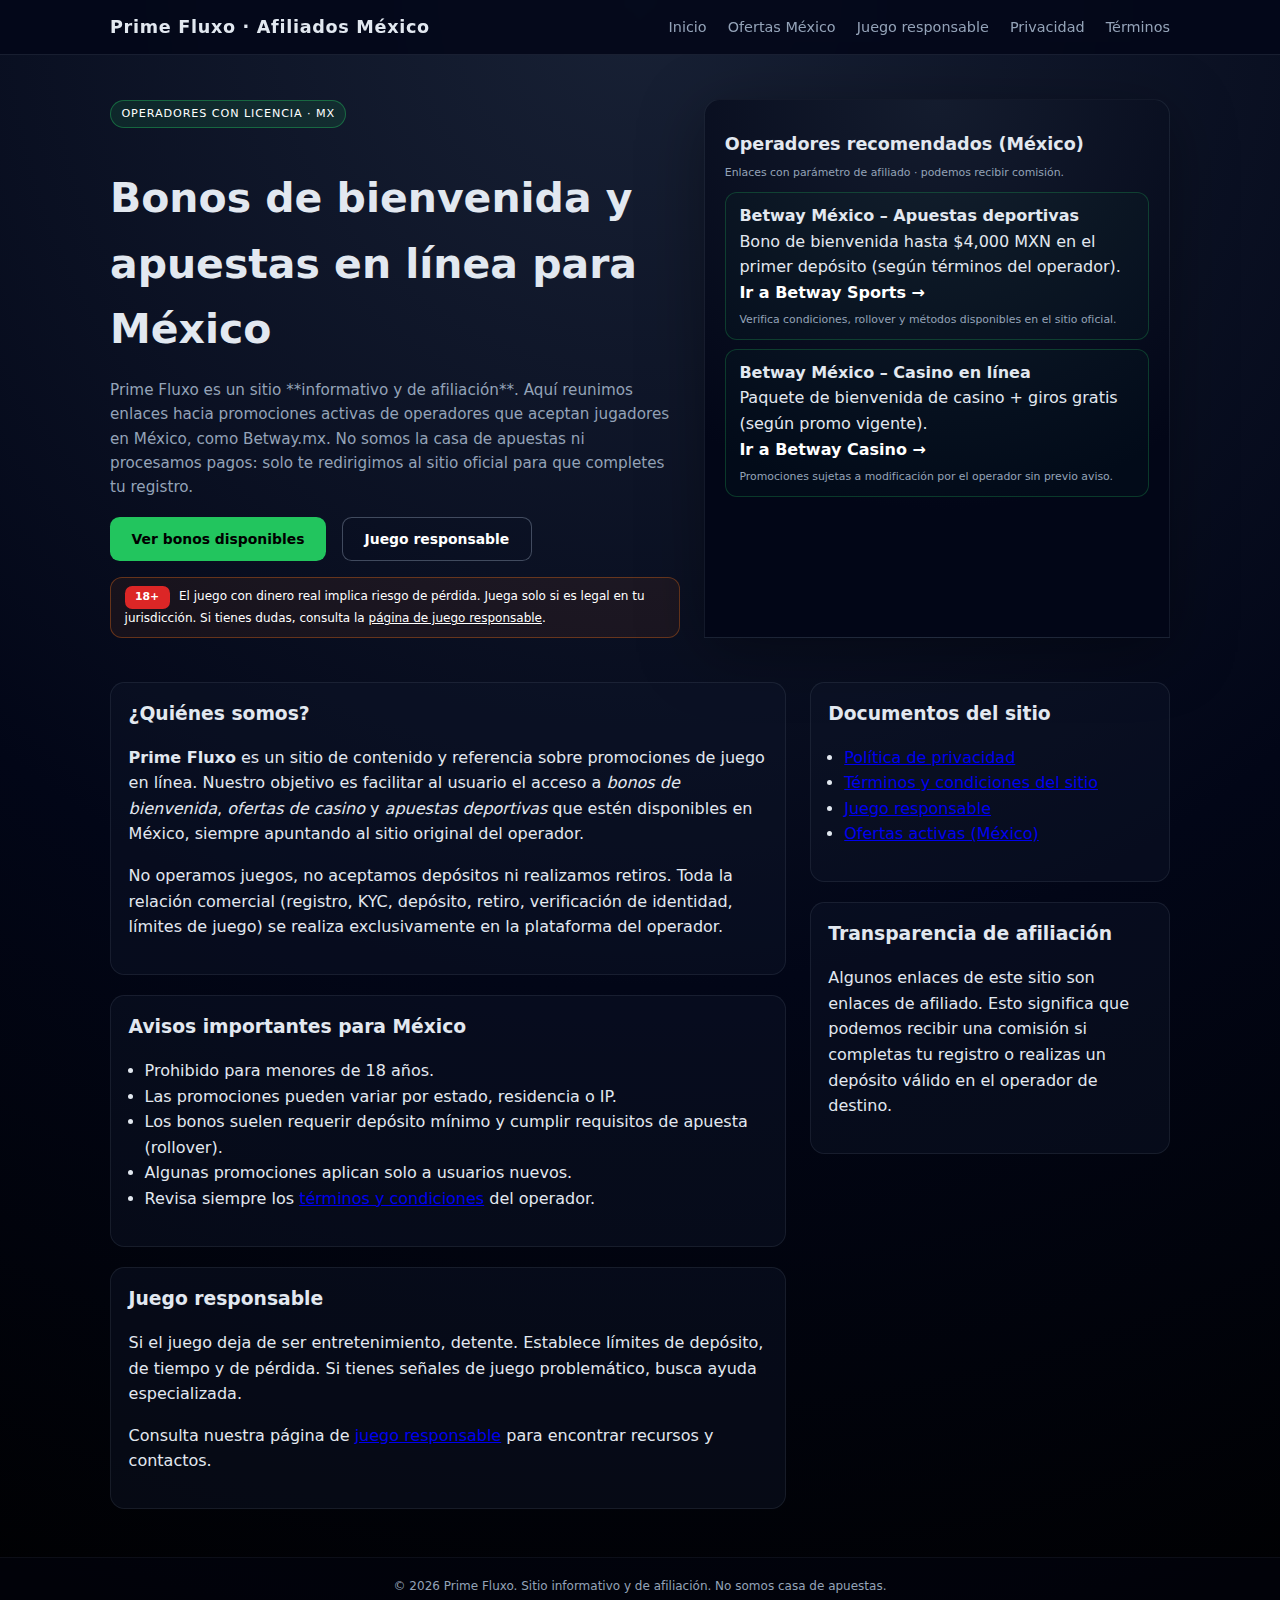
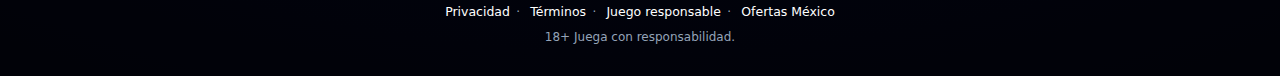
<file: index.html>
<!DOCTYPE html>
<html lang="es-MX">
<head>
  <meta charset="UTF-8" />
  <meta name="viewport" content="width=device-width, initial-scale=1" />
  <title>Prime Fluxo – Afiliado de apuestas en línea (México)</title>
  <meta name="description" content="Prime Fluxo es un sitio informativo y de afiliación que presenta bonos de bienvenida válidos en México, con enlaces hacia operadores licenciados. Juega de forma responsable. Prohibido para menores de 18 años." />
  <meta name="keywords" content="Betway México, bono de bienvenida, casino en línea, apuestas deportivas, juego responsable, afiliado México, Prime Fluxo" />
  <style>
    :root {
      --bg: #0f172a;
      --card: #111827;
      --accent: #22c55e;
      --text: #e2e8f0;
      --muted: #94a3b8;
      --danger: #f97316;
    }
    * {
      box-sizing: border-box;
    }
    body {
      margin: 0;
      font-family: system-ui, -apple-system, BlinkMacSystemFont, "Segoe UI", sans-serif;
      background: radial-gradient(circle at top, #182135 0%, #020617 55%, #000 100%);
      color: var(--text);
      line-height: 1.6;
    }
    header {
      background: rgba(2,6,23,0.85);
      border-bottom: 1px solid rgba(148,163,184,0.15);
      backdrop-filter: blur(8px);
      position: sticky;
      top: 0;
      z-index: 40;
    }
    .navbar {
      max-width: 1100px;
      margin: 0 auto;
      display: flex;
      align-items: center;
      justify-content: space-between;
      gap: 1.5rem;
      padding: 0.8rem 1.25rem;
    }
    .brand {
      font-weight: 700;
      font-size: 1.1rem;
      letter-spacing: .04em;
    }
    nav a {
      color: var(--muted);
      text-decoration: none;
      margin-left: 1rem;
      font-size: 0.9rem;
    }
    nav a:hover {
      color: #fff;
    }
    .hero {
      max-width: 1100px;
      margin: 1.5rem auto 1.5rem;
      padding: 1.25rem 1.25rem 0;
      display: grid;
      grid-template-columns: 1.1fr 0.9fr;
      gap: 1.5rem;
    }
    .hero-left h1 {
      font-size: clamp(1.9rem, 3.2vw, 2.6rem);
      margin-bottom: .7rem;
    }
    .hero-left p {
      color: var(--muted);
      font-size: 0.95rem;
    }
    .tag {
      display: inline-flex;
      align-items: center;
      gap: .35rem;
      background: rgba(34,197,94,0.12);
      border: 1px solid rgba(34,197,94,0.4);
      color: #fff;
      padding: .25rem .65rem;
      border-radius: 999px;
      font-size: 0.7rem;
      margin-bottom: .7rem;
      text-transform: uppercase;
      letter-spacing: .08em;
    }
    .actions {
      display: flex;
      gap: 1rem;
      margin-top: 1.1rem;
    }
    .btn {
      background: var(--accent);
      color: #000;
      padding: .6rem 1.35rem;
      border: none;
      border-radius: .6rem;
      font-weight: 600;
      text-decoration: none;
      display: inline-flex;
      align-items: center;
      gap: .4rem;
      font-size: .87rem;
    }
    .btn.secondary {
      background: rgba(15,23,42,0.01);
      border: 1px solid rgba(148,163,184,0.4);
      color: #fff;
    }
    .hero-card {
      background: radial-gradient(circle at top, #141c2e 0%, #020617 70%);
      border: 1px solid rgba(148,163,184,0.12);
      border-radius: 1rem 1rem 0 0;
      padding: 1rem 1.25rem 1.25rem;
      box-shadow: 0 14px 65px rgba(0,0,0,0.35);
    }
    .hero-card h2 {
      font-size: 1.1rem;
      margin-bottom: .3rem;
    }
    .offer {
      background: rgba(34,197,94,0.03);
      border: 1px solid rgba(34,197,94,0.25);
      border-radius: .75rem;
      padding: .6rem .85rem .65rem;
      margin-top: .6rem;
    }
    .offer small {
      color: var(--muted);
    }
    .main {
      max-width: 1100px;
      margin: 0 auto;
      padding: 0 1.25rem 3rem;
      display: grid;
      grid-template-columns: 1.5fr .8fr;
      gap: 1.5rem;
    }
    .card {
      background: rgba(15,23,42,0.4);
      border: 1px solid rgba(148,163,184,0.12);
      border-radius: .9rem;
      padding: 1rem 1.1rem 1.15rem;
      margin-top: 1.25rem;
    }
    h3 {
      margin-top: 0;
      margin-bottom: .4rem;
    }
    ul {
      padding-left: 1rem;
    }
    .alert {
      background: rgba(249,115,22,0.07);
      border: 1px solid rgba(249,115,22,0.35);
      border-radius: .75rem;
      padding: .5rem .85rem;
      font-size: .75rem;
      margin-top: 1rem;
      color: #fff;
    }
    .badge-18 {
      background: #dc2626;
      display: inline-block;
      padding: .15rem .65rem .25rem;
      border-radius: .45rem;
      font-weight: 700;
      font-size: .68rem;
      margin-right: .35rem;
    }
    footer {
      border-top: 1px solid rgba(148,163,184,0.08);
      padding: 1.2rem 1.25rem 1.8rem;
      text-align: center;
      color: var(--muted);
      font-size: .75rem;
      background: rgba(2,6,23,0.35);
    }
    footer a {
      color: #fff;
      text-decoration: none;
      margin: 0 .4rem;
      font-size: .78rem;
    }
    .operator-link {
      display: inline-flex;
      align-items: center;
      gap: .3rem;
      color: #fff;
      text-decoration: none;
      font-weight: 600;
    }
    .mini {
      font-size: .68rem;
      color: var(--muted);
      margin-top: .35rem;
    }
    @media (max-width: 950px) {
      .hero, .main {
        grid-template-columns: 1fr;
      }
      .actions {
        flex-wrap: wrap;
      }
      nav {
        display: none;
      }
    }
  </style>
</head>
<body>
  <header>
    <div class="navbar">
      <div class="brand">Prime Fluxo · Afiliados México</div>
      <nav>
        <a href="index.html">Inicio</a>
        <a href="mexico.html">Ofertas México</a>
        <a href="responsible.html">Juego responsable</a>
        <a href="privacy.html">Privacidad</a>
        <a href="terms.html">Términos</a>
      </nav>
    </div>
  </header>

  <section class="hero">
    <div class="hero-left">
      <span class="tag">Operadores con licencia · MX</span>
      <h1>Bonos de bienvenida y apuestas en línea para México</h1>
      <p>
        Prime Fluxo es un sitio **informativo y de afiliación**. Aquí reunimos enlaces hacia promociones activas de operadores que aceptan jugadores en México, como Betway.mx. No somos la casa de apuestas ni procesamos pagos: solo te redirigimos al sitio oficial para que completes tu registro.
      </p>
      <div class="actions">
        <a class="btn" href="mexico.html">Ver bonos disponibles</a>
        <a class="btn secondary" href="responsible.html">Juego responsable</a>
      </div>
      <div class="alert">
        <span class="badge-18">18+</span> El juego con dinero real implica riesgo de pérdida. Juega solo si es legal en tu jurisdicción. Si tienes dudas, consulta la <a href="responsible.html" style="color:#fff;text-decoration:underline;">página de juego responsable</a>.
      </div>
    </div>
    <div class="hero-card">
      <h2>Operadores recomendados (México)</h2>
      <p class="mini">Enlaces con parámetro de afiliado · podemos recibir comisión.</p>
      <div class="offer">
        <strong>Betway México – Apuestas deportivas</strong><br />
        Bono de bienvenida hasta $4,000 MXN en el primer depósito (según términos del operador).<br />
        <a class="operator-link" href="https://betway.mx/bwp/sobmanchestercity2024/es-mx/?s=sp50272" rel="noopener noreferrer">Ir a Betway Sports →</a>
        <div class="mini">Verifica condiciones, rollover y métodos disponibles en el sitio oficial.</div>
      </div>
      <div class="offer">
        <strong>Betway México – Casino en línea</strong><br />
        Paquete de bienvenida de casino + giros gratis (según promo vigente).<br />
        <a class="operator-link" href="https://betway.mx/bwp/casino-welcome-50/es-mx/?s=sp50272" rel="noopener noreferrer">Ir a Betway Casino →</a>
        <div class="mini">Promociones sujetas a modificación por el operador sin previo aviso.</div>
      </div>
    </div>
  </section>

  <main class="main">
    <div>
      <div class="card">
        <h3>¿Quiénes somos?</h3>
        <p>
          <strong>Prime Fluxo</strong> es un sitio de contenido y referencia sobre promociones de juego en línea. Nuestro objetivo es facilitar al usuario el acceso a <em>bonos de bienvenida</em>, <em>ofertas de casino</em> y <em>apuestas deportivas</em> que estén disponibles en México, siempre apuntando al sitio original del operador.
        </p>
        <p>
          No operamos juegos, no aceptamos depósitos ni realizamos retiros. Toda la relación comercial (registro, KYC, depósito, retiro, verificación de identidad, límites de juego) se realiza exclusivamente en la plataforma del operador.
        </p>
      </div>

      <div class="card">
        <h3>Avisos importantes para México</h3>
        <ul>
          <li>Prohibido para menores de 18 años.</li>
          <li>Las promociones pueden variar por estado, residencia o IP.</li>
          <li>Los bonos suelen requerir depósito mínimo y cumplir requisitos de apuesta (rollover).</li>
          <li>Algunas promociones aplican solo a usuarios nuevos.</li>
          <li>Revisa siempre los <a href="terms.html">términos y condiciones</a> del operador.</li>
        </ul>
      </div>

      <div class="card">
        <h3>Juego responsable</h3>
        <p>
          Si el juego deja de ser entretenimiento, detente. Establece límites de depósito, de tiempo y de pérdida. Si tienes señales de juego problemático, busca ayuda especializada.
        </p>
        <p>
          Consulta nuestra página de <a href="responsible.html">juego responsable</a> para encontrar recursos y contactos.
        </p>
      </div>
    </div>

    <div>
      <div class="card">
        <h3>Documentos del sitio</h3>
        <ul>
          <li><a href="privacy.html">Política de privacidad</a></li>
          <li><a href="terms.html">Términos y condiciones del sitio</a></li>
          <li><a href="responsible.html">Juego responsable</a></li>
          <li><a href="mexico.html">Ofertas activas (México)</a></li>
        </ul>
      </div>
      <div class="card">
        <h3>Transparencia de afiliación</h3>
        <p>
          Algunos enlaces de este sitio son enlaces de afiliado. Esto significa que podemos recibir una comisión si completas tu registro o realizas un depósito válido en el operador de destino.
        </p>
      </div>
    </div>
  </main>

  <footer>
    <div>
      © <span id="year"></span> Prime Fluxo. Sitio informativo y de afiliación. No somos casa de apuestas.
    </div>
    <div style="margin-top:.35rem;">
      <a href="privacy.html">Privacidad</a>·
      <a href="terms.html">Términos</a>·
      <a href="responsible.html">Juego responsable</a>·
      <a href="mexico.html">Ofertas México</a>
    </div>
    <div style="margin-top:.35rem;">
      18+ Juega con responsabilidad.
    </div>
  </footer>

  <script>
    document.getElementById("year").textContent = new Date().getFullYear();
  </script>
</body>
</html>
</file>
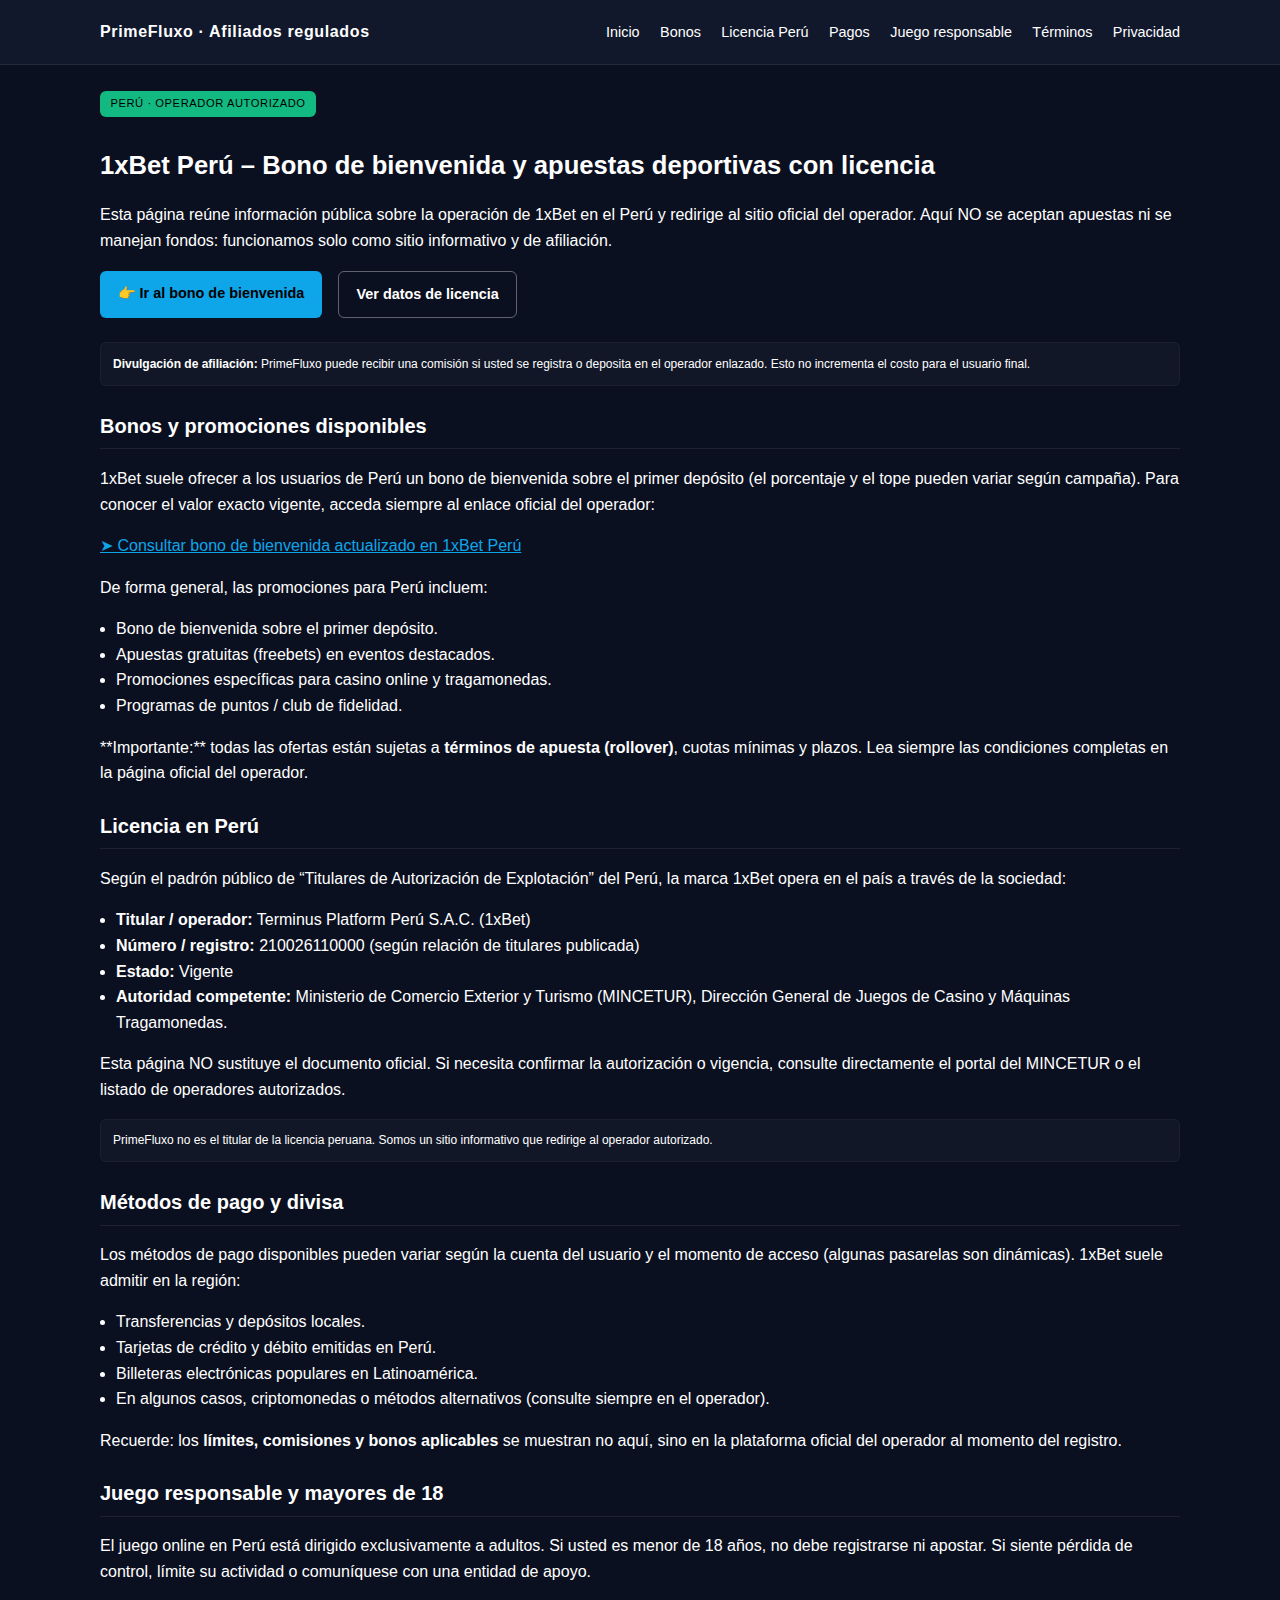
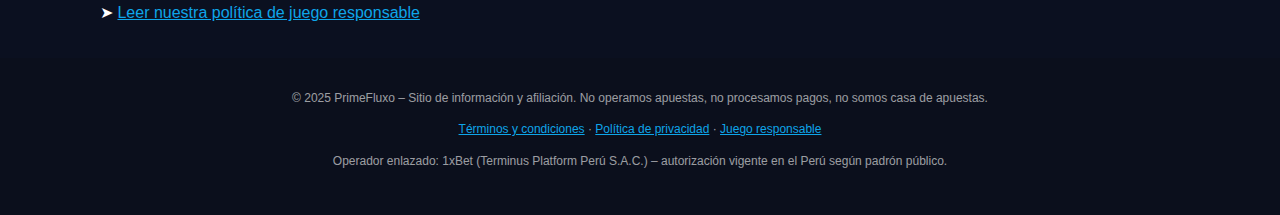
<file: 1xbet_peru.html>
<!DOCTYPE html>
<html lang="es">
<head>
  <meta charset="UTF-8">
  <title>1xBet Perú – Bonos de Bienvenida y Apuestas Reguladas | PrimeFluxo</title>
  <meta name="viewport" content="width=device-width, initial-scale=1">
  <meta name="description" content="Página informativa de afiliación sobre 1xBet en Perú. Conoce los bonos de bienvenida, la licencia peruana vigente, métodos de pago aceptados y el aviso de juego responsable.">
  <style>
    body {
      font-family: Arial, sans-serif;
      margin: 0;
      background: #0b1020;
      color: #fff;
      line-height: 1.6;
    }
    header {
      background: #11182c;
      padding: 1.2rem 1rem;
      border-bottom: 1px solid rgba(255,255,255,0.08);
    }
    .topbar {
      display: flex;
      justify-content: space-between;
      align-items: center;
      max-width: 1080px;
      margin: 0 auto;
    }
    .logo {
      font-weight: 700;
      letter-spacing: .04em;
    }
    nav a {
      color: #fff;
      margin-left: 1rem;
      text-decoration: none;
      font-size: .9rem;
    }
    nav a:hover { text-decoration: underline; }
    .hero {
      max-width: 1080px;
      margin: 1.5rem auto;
      padding: 0 1rem;
    }
    .hero h1 {
      font-size: 1.6rem;
      margin-bottom: .3rem;
    }
    .badge {
      display: inline-block;
      background: #12b981;
      color: #000;
      padding: .25rem .65rem;
      border-radius: 6px;
      font-size: .7rem;
      margin-bottom: .7rem;
      text-transform: uppercase;
      letter-spacing: .05em;
    }
    .btn-row {
      margin: 1.1rem 0 1.5rem;
      display: flex;
      gap: 1rem;
      flex-wrap: wrap;
    }
    .btn-primary, .btn-outline {
      display: inline-block;
      padding: .7rem 1.1rem;
      border-radius: 6px;
      text-decoration: none;
      font-weight: 600;
      font-size: .9rem;
    }
    .btn-primary {
      background: #0ea5e9;
      color: #000;
    }
    .btn-outline {
      border: 1px solid rgba(255,255,255,0.35);
      color: #fff;
    }
    section {
      max-width: 1080px;
      margin: 0 auto 1.5rem;
      padding: 0 1rem;
    }
    h2 {
      margin-top: 1.5rem;
      font-size: 1.25rem;
      border-bottom: 1px solid rgba(255,255,255,0.08);
      padding-bottom: .4rem;
    }
    ul { padding-left: 1rem; }
    a { color: #0ea5e9; }
    footer {
      background: #0b0f1c;
      padding: 1.2rem 1rem 2rem;
      text-align: center;
      font-size: .75rem;
      color: rgba(255,255,255,0.6);
      margin-top: 2rem;
    }
    .disclaimer {
      background: rgba(255,255,255,0.03);
      border: 1px solid rgba(255,255,255,0.04);
      padding: .7rem .75rem;
      border-radius: 6px;
      margin-top: 1rem;
      font-size: .75rem;
    }
    @media (max-width: 720px) {
      .topbar { flex-direction: column; align-items: flex-start; gap: .6rem; }
      .btn-row { flex-direction: column; }
      nav a { margin-left: 0; margin-right: 1rem; }
    }
  </style>
</head>
<body>

<header>
  <div class="topbar">
    <div class="logo">PrimeFluxo · Afiliados regulados</div>
    <nav>
      <a href="/index.html">Inicio</a>
      <a href="#bonos">Bonos</a>
      <a href="#licencia">Licencia Perú</a>
      <a href="#pagos">Pagos</a>
      <a href="/juego_responsable.html">Juego responsable</a>
      <a href="/terminos_condiciones.html">Términos</a>
      <a href="/politica_privacidad.html">Privacidad</a>
    </nav>
  </div>
</header>

<div class="hero">
  <span class="badge">Perú · operador autorizado</span>
  <h1>1xBet Perú – Bono de bienvenida y apuestas deportivas con licencia</h1>
  <p>
    Esta página reúne información pública sobre la operación de 1xBet en el Perú y redirige al sitio oficial del operador. 
    Aquí NO se aceptan apuestas ni se manejan fondos: funcionamos solo como sitio informativo y de afiliación.
  </p>
  <div class="btn-row">
    <a class="btn-primary" href="https://reffpa.com/L?tag=d_4756939m_97c_&site=4756939&ad=97" target="_blank" rel="noopener noreferrer">
      👉 Ir al bono de bienvenida
    </a>
    <a class="btn-outline" href="#licencia">
      Ver datos de licencia
    </a>
  </div>
  <div class="disclaimer">
    <strong>Divulgación de afiliación:</strong> PrimeFluxo puede recibir una comisión si usted se registra o deposita en el operador enlazado.
    Esto no incrementa el costo para el usuario final.
  </div>
</div>

<section id="bonos">
  <h2>Bonos y promociones disponibles</h2>
  <p>
    1xBet suele ofrecer a los usuarios de Perú un bono de bienvenida sobre el primer depósito 
    (el porcentaje y el tope pueden variar según campaña). Para conocer el valor exacto vigente,
    acceda siempre al enlace oficial del operador:
  </p>
  <p>
    <a href="https://reffpa.com/L?tag=d_4756939m_97c_&site=4756939&ad=97" target="_blank" rel="noopener noreferrer">
      ➤ Consultar bono de bienvenida actualizado en 1xBet Perú
    </a>
  </p>
  <p>
    De forma general, las promociones para Perú incluem:
  </p>
  <ul>
    <li>Bono de bienvenida sobre el primer depósito.</li>
    <li>Apuestas gratuitas (freebets) en eventos destacados.</li>
    <li>Promociones específicas para casino online y tragamonedas.</li>
    <li>Programas de puntos / club de fidelidad.</li>
  </ul>
  <p>
    **Importante:** todas las ofertas están sujetas a <strong>términos de apuesta (rollover)</strong>, 
    cuotas mínimas y plazos. Lea siempre las condiciones completas en la página oficial del operador.
  </p>
</section>

<section id="licencia">
  <h2>Licencia en Perú</h2>
  <p>
    Según el padrón público de “Titulares de Autorización de Explotación” del Perú, la marca 1xBet 
    opera en el país a través de la sociedad:
  </p>
  <ul>
    <li><strong>Titular / operador:</strong> Terminus Platform Perú S.A.C. (1xBet)</li>
    <li><strong>Número / registro:</strong> 210026110000 (según relación de titulares publicada)</li>
    <li><strong>Estado:</strong> Vigente</li>
    <li><strong>Autoridad competente:</strong> Ministerio de Comercio Exterior y Turismo (MINCETUR),
      Dirección General de Juegos de Casino y Máquinas Tragamonedas.</li>
  </ul>
  <p>
    Esta página NO sustituye el documento oficial. Si necesita confirmar la autorización o 
    vigencia, consulte directamente el portal del MINCETUR o el listado de operadores autorizados.
  </p>
  <p class="disclaimer">
    PrimeFluxo no es el titular de la licencia peruana. Somos un sitio informativo que redirige al operador autorizado.
  </p>
</section>

<section id="pagos">
  <h2>Métodos de pago y divisa</h2>
  <p>
    Los métodos de pago disponibles pueden variar según la cuenta del usuario y el momento de acceso
    (algunas pasarelas son dinámicas). 1xBet suele admitir en la región:
  </p>
  <ul>
    <li>Transferencias y depósitos locales.</li>
    <li>Tarjetas de crédito y débito emitidas en Perú.</li>
    <li>Billeteras electrónicas populares en Latinoamérica.</li>
    <li>En algunos casos, criptomonedas o métodos alternativos (consulte siempre en el operador).</li>
  </ul>
  <p>
    Recuerde: los <strong>límites, comisiones y bonos aplicables</strong> se muestran no aquí, 
    sino en la plataforma oficial del operador al momento del registro.
  </p>
</section>

<section id="responsable">
  <h2>Juego responsable y mayores de 18</h2>
  <p>
    El juego online en Perú está dirigido exclusivamente a adultos. Si usted es menor de 18 años,
    no debe registrarse ni apostar. Si siente pérdida de control, límite su actividad o comuníquese con
    una entidad de apoyo.
  </p>
  <p>
    ➤ <a href="/juego_responsable.html">Leer nuestra política de juego responsable</a>
  </p>
</section>

<footer>
  <p>
    © 2025 PrimeFluxo – Sitio de información y afiliación. No operamos apuestas, no procesamos pagos,
    no somos casa de apuestas.
  </p>
  <p>
    <a href="/terminos_condiciones.html">Términos y condiciones</a> ·
    <a href="/politica_privacidad.html">Política de privacidad</a> ·
    <a href="/juego_responsable.html">Juego responsable</a>
  </p>
  <p>
    Operador enlazado: 1xBet (Terminus Platform Perú S.A.C.) – autorización vigente en el Perú según padrón público.
  </p>
</footer>

</body>
</html>
</file>
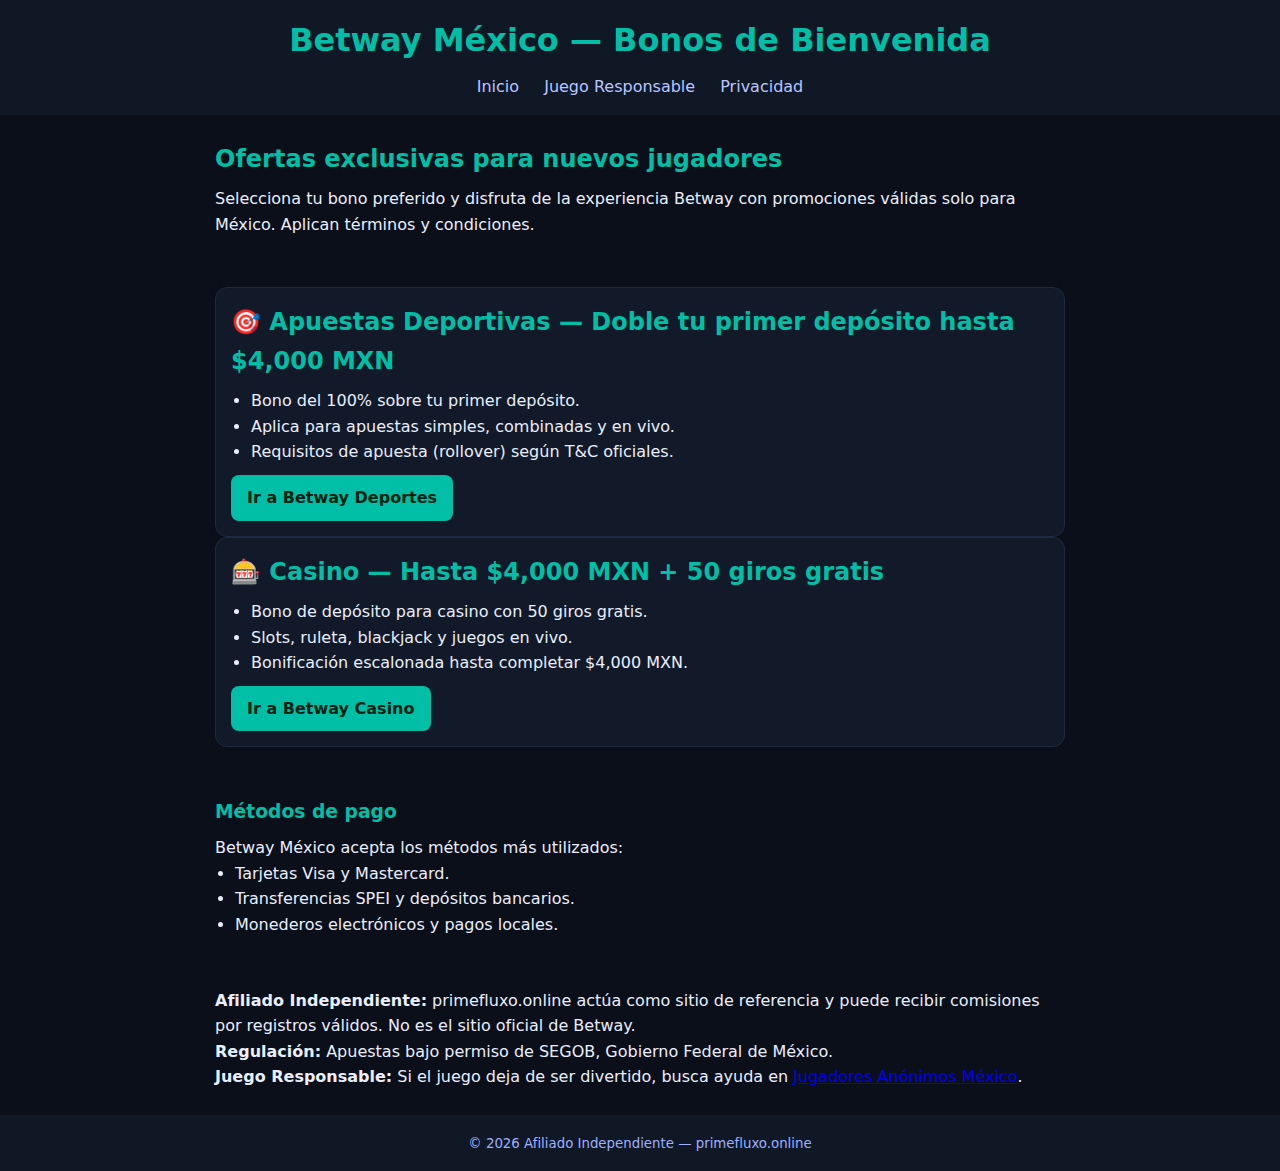
<file: mexico.html>
<!doctype html>
<html lang="es-MX">
<head>
  <meta charset="utf-8">
  <title>Betway México — Bono de Bienvenida Oficial</title>
  <meta name="viewport" content="width=device-width,initial-scale=1">
  <meta name="description" content="Aprovecha el bono de bienvenida de Betway México: duplica tu primer depósito hasta $4,000 MXN y recibe giros gratis en casino. Enlaces oficiales y verificados.">
  <link rel="stylesheet" href="/assets/styles.css">
</head>
<body>
<header>
  <h1>Betway México — Bonos de Bienvenida</h1>
  <nav>
    <a href="/index.html">Inicio</a>
    <a href="/responsible-gambling.html">Juego Responsable</a>
    <a href="/privacy.html">Privacidad</a>
  </nav>
</header>

<main>
  <section class="hero">
    <h2>Ofertas exclusivas para nuevos jugadores</h2>
    <p>Selecciona tu bono preferido y disfruta de la experiencia Betway con promociones válidas solo para México. Aplican términos y condiciones.</p>
  </section>

  <section class="offers">
    <article class="offer">
      <h2>🎯 Apuestas Deportivas — Doble tu primer depósito hasta <strong>$4,000 MXN</strong></h2>
      <ul>
        <li>Bono del 100% sobre tu primer depósito.</li>
        <li>Aplica para apuestas simples, combinadas y en vivo.</li>
        <li>Requisitos de apuesta (rollover) según T&C oficiales.</li>
      </ul>
      <a class="btn" href="https://betway.mx/bwp/sobmanchestercity2024/es-mx/?s=sp50272" rel="nofollow sponsored">Ir a Betway Deportes</a>
    </article>

    <article class="offer">
      <h2>🎰 Casino — Hasta <strong>$4,000 MXN</strong> + 50 giros gratis</h2>
      <ul>
        <li>Bono de depósito para casino con 50 giros gratis.</li>
        <li>Slots, ruleta, blackjack y juegos en vivo.</li>
        <li>Bonificación escalonada hasta completar $4,000 MXN.</li>
      </ul>
      <a class="btn" href="https://betway.mx/bwp/casino-welcome-50/es-mx/?s=sp50272" rel="nofollow sponsored">Ir a Betway Casino</a>
    </article>
  </section>

  <section class="details">
    <h3>Métodos de pago</h3>
    <p>Betway México acepta los métodos más utilizados:</p>
    <ul>
      <li>Tarjetas Visa y Mastercard.</li>
      <li>Transferencias SPEI y depósitos bancarios.</li>
      <li>Monederos electrónicos y pagos locales.</li>
    </ul>
  </section>

  <section class="compliance">
    <p><strong>Afiliado Independiente:</strong> primefluxo.online actúa como sitio de referencia y puede recibir comisiones por registros válidos. No es el sitio oficial de Betway.</p>
    <p><strong>Regulación:</strong> Apuestas bajo permiso de SEGOB, Gobierno Federal de México.</p>
    <p><strong>Juego Responsable:</strong> Si el juego deja de ser divertido, busca ayuda en <a href="https://www.jugadoresanonimos.org.mx/" rel="nofollow">Jugadores Anónimos México</a>.</p>
  </section>
</main>

<footer>
  <small>© <span id="y"></span> Afiliado Independiente — primefluxo.online</small>
  <script>document.getElementById('y').textContent=new Date().getFullYear()</script>
</footer>
</body>
</html>
</file>
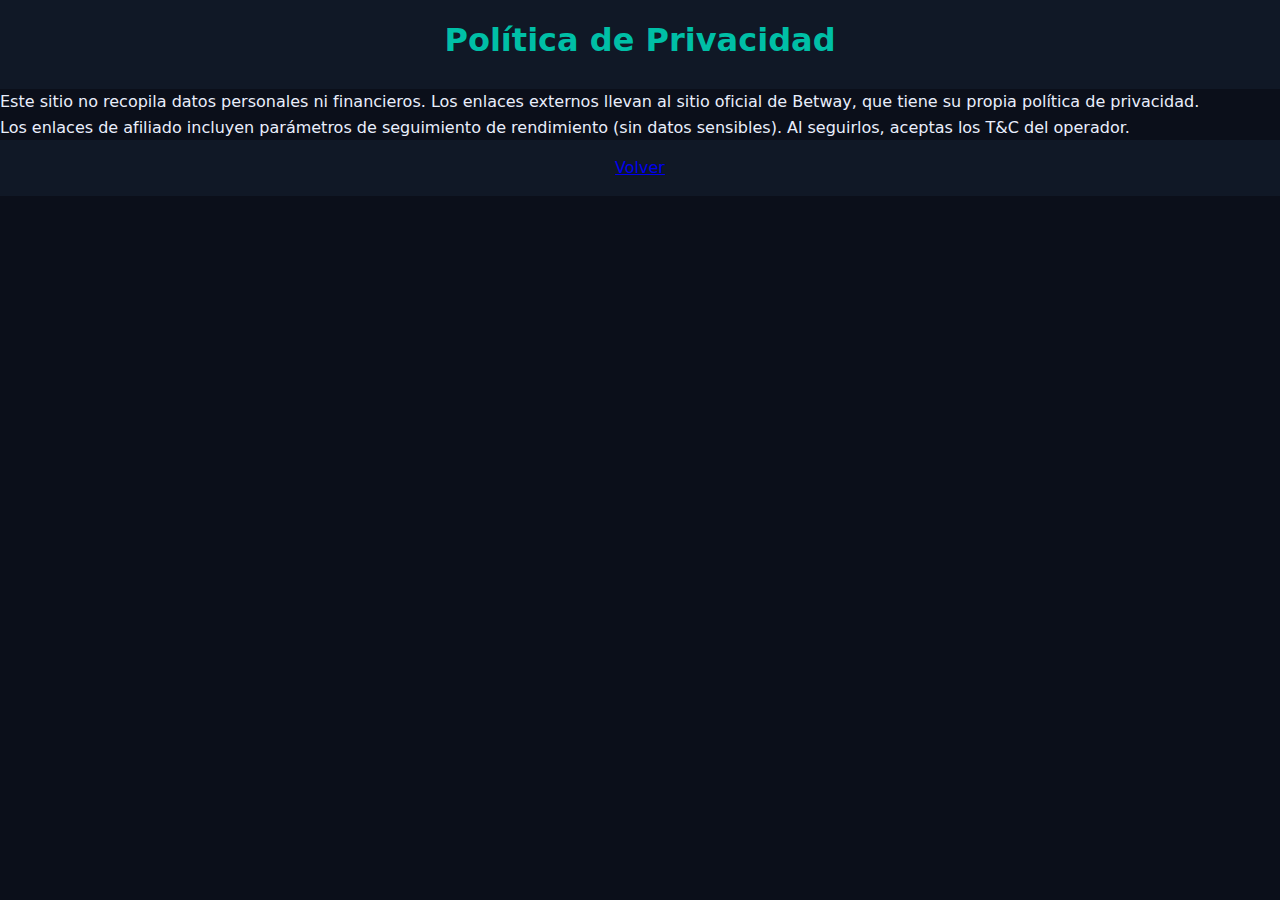
<file: privacy.html>
<!doctype html>
<html lang="es-MX">
<head>
  <meta charset="utf-8">
  <title>Política de Privacidad — Afiliado Betway México</title>
  <meta name="viewport" content="width=device-width,initial-scale=1">
  <link rel="stylesheet" href="/assets/styles.css">
</head>
<body>
<header><h1>Política de Privacidad</h1></header>
<main>
  <p>Este sitio no recopila datos personales ni financieros. Los enlaces externos llevan al sitio oficial de Betway, que tiene su propia política de privacidad.</p>
  <p>Los enlaces de afiliado incluyen parámetros de seguimiento de rendimiento (sin datos sensibles). Al seguirlos, aceptas los T&C del operador.</p>
</main>
<footer><a href="/index.html">Volver</a></footer>
</body>
</html>
</file>
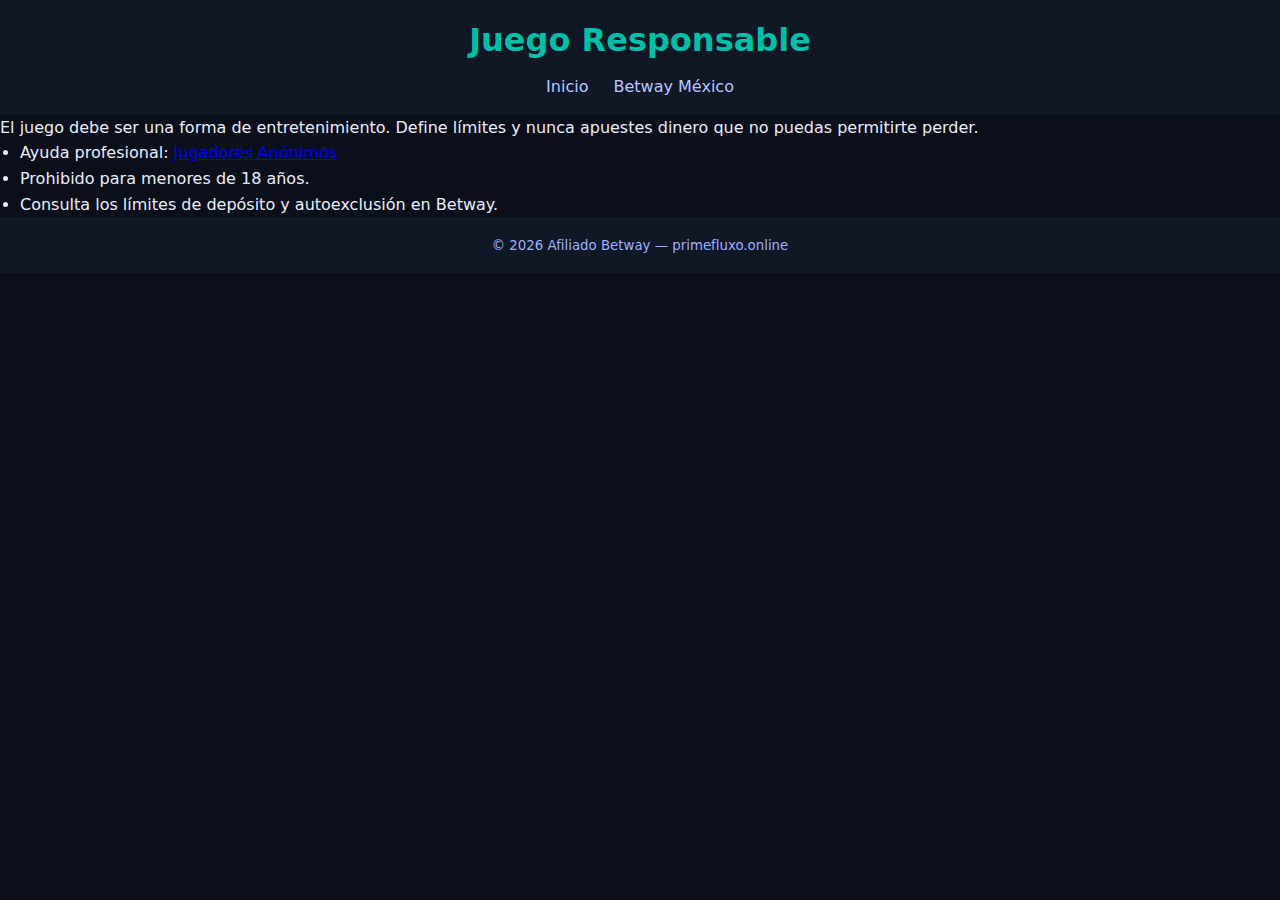
<file: responsible-gambling.html>
<!doctype html>
<html lang="es-MX">
<head>
  <meta charset="utf-8">
  <title>Juego Responsable — Afiliado Betway México</title>
  <meta name="viewport" content="width=device-width,initial-scale=1">
  <link rel="stylesheet" href="/assets/styles.css">
</head>
<body>
<header>
  <h1>Juego Responsable</h1>
  <nav>
    <a href="/index.html">Inicio</a>
    <a href="/mexico.html">Betway México</a>
  </nav>
</header>

<main>
  <p>El juego debe ser una forma de entretenimiento. Define límites y nunca apuestes dinero que no puedas permitirte perder.</p>
  <ul>
    <li>Ayuda profesional: <a href="https://www.jugadoresanonimos.org.mx/">Jugadores Anónimos</a></li>
    <li>Prohibido para menores de 18 años.</li>
    <li>Consulta los límites de depósito y autoexclusión en Betway.</li>
  </ul>
</main>

<footer>
  <small>© <span id="y"></span> Afiliado Betway — primefluxo.online</small>
  <script>document.getElementById('y').textContent=new Date().getFullYear()</script>
</footer>
</body>
</html>
</file>
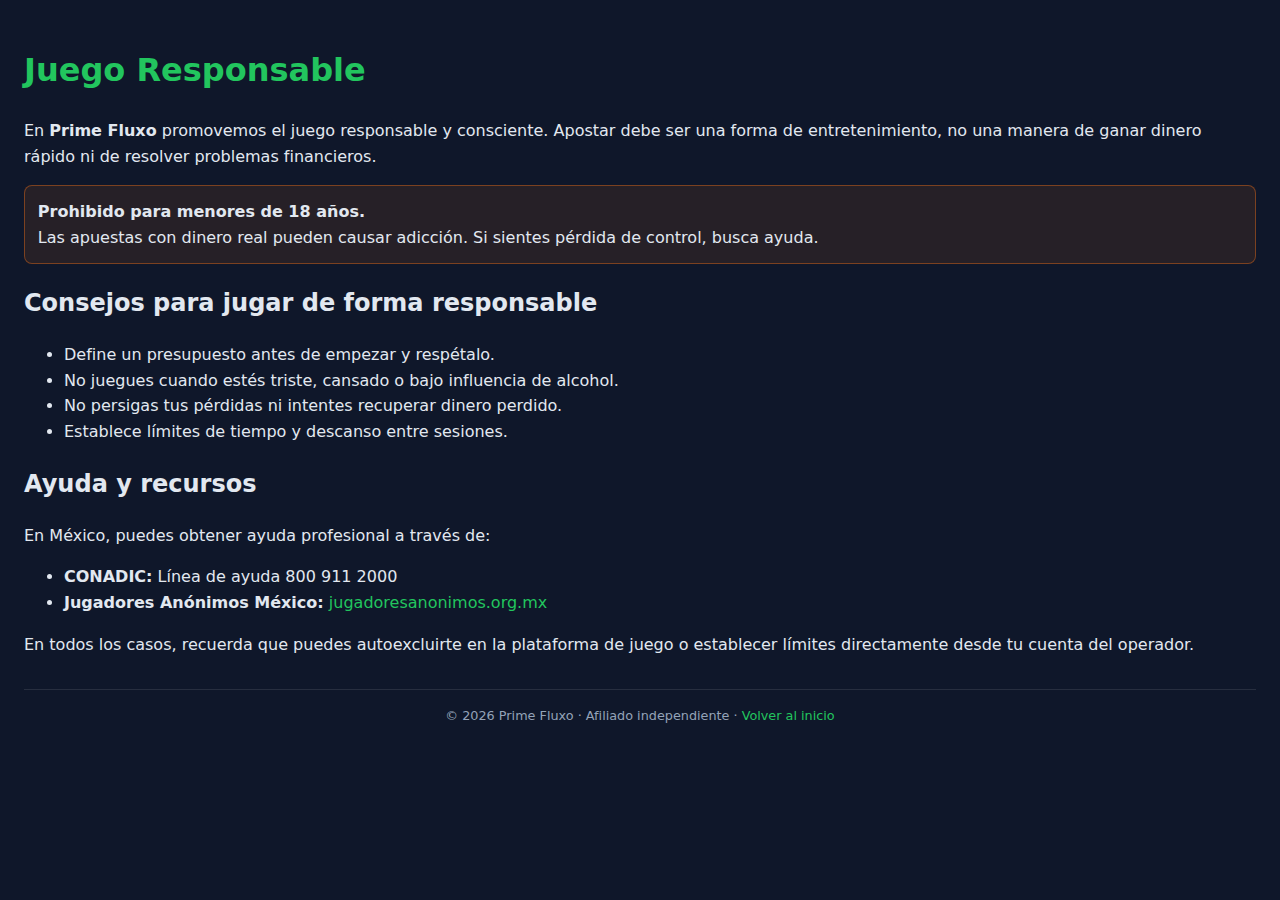
<file: responsible.html>
<!DOCTYPE html>
<html lang="es-MX">
<head>
  <meta charset="UTF-8">
  <meta name="viewport" content="width=device-width, initial-scale=1.0">
  <title>Juego Responsable – Prime Fluxo</title>
  <meta name="description" content="Consejos y recursos para mantener el juego como una forma de entretenimiento saludable. Juega con responsabilidad. Prohibido para menores de 18 años.">
  <style>
    body {
      font-family: system-ui, sans-serif;
      background-color: #0f172a;
      color: #e2e8f0;
      line-height: 1.6;
      margin: 0;
      padding: 1.5rem;
    }
    a { color: #22c55e; text-decoration: none; }
    h1 { color: #22c55e; }
    .alert {
      background: rgba(249,115,22,0.1);
      border: 1px solid rgba(249,115,22,0.4);
      padding: .8rem;
      border-radius: .5rem;
      margin: 1rem 0;
    }
    footer {
      border-top: 1px solid rgba(255,255,255,0.1);
      margin-top: 2rem;
      padding-top: 1rem;
      text-align: center;
      font-size: .8rem;
      color: #94a3b8;
    }
  </style>
</head>
<body>
  <h1>Juego Responsable</h1>
  <p>
    En <strong>Prime Fluxo</strong> promovemos el juego responsable y consciente. Apostar debe ser una forma de entretenimiento, no una manera de ganar dinero rápido ni de resolver problemas financieros.
  </p>

  <div class="alert">
    <strong>Prohibido para menores de 18 años.</strong><br>
    Las apuestas con dinero real pueden causar adicción. Si sientes pérdida de control, busca ayuda.
  </div>

  <h2>Consejos para jugar de forma responsable</h2>
  <ul>
    <li>Define un presupuesto antes de empezar y respétalo.</li>
    <li>No juegues cuando estés triste, cansado o bajo influencia de alcohol.</li>
    <li>No persigas tus pérdidas ni intentes recuperar dinero perdido.</li>
    <li>Establece límites de tiempo y descanso entre sesiones.</li>
  </ul>

  <h2>Ayuda y recursos</h2>
  <p>
    En México, puedes obtener ayuda profesional a través de:
  </p>
  <ul>
    <li><strong>CONADIC:</strong> Línea de ayuda 800 911 2000</li>
    <li><strong>Jugadores Anónimos México:</strong> <a href="https://jugadoresanonimos.org.mx" target="_blank">jugadoresanonimos.org.mx</a></li>
  </ul>

  <p>
    En todos los casos, recuerda que puedes autoexcluirte en la plataforma de juego o establecer límites directamente desde tu cuenta del operador.
  </p>

  <footer>
    © <span id="year"></span> Prime Fluxo · Afiliado independiente · <a href="index.html">Volver al inicio</a>
  </footer>

  <script>
    document.getElementById("year").textContent = new Date().getFullYear();
  </script>
</body>
</html>
</file>
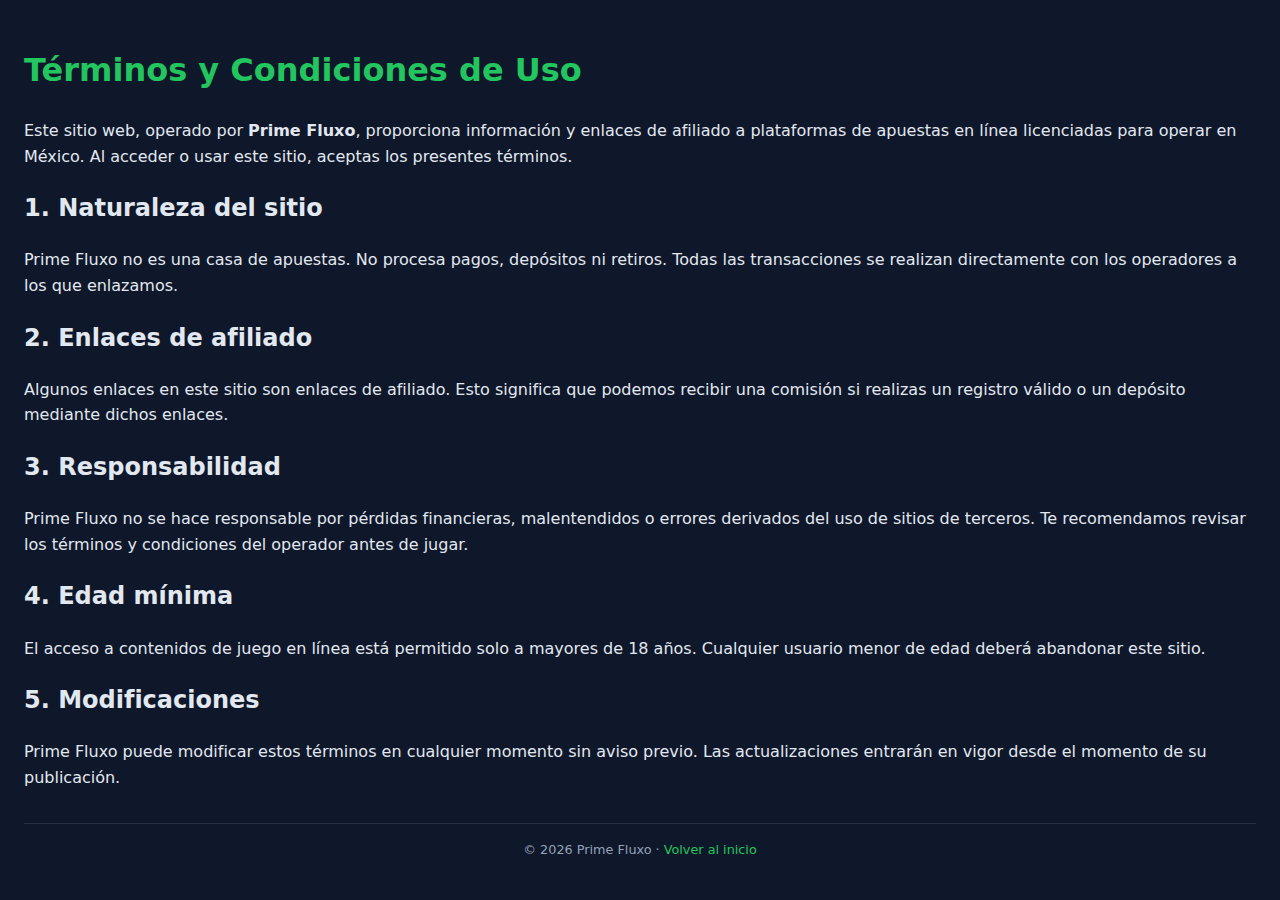
<file: terms.html>
<!DOCTYPE html>
<html lang="es-MX">
<head>
  <meta charset="UTF-8">
  <meta name="viewport" content="width=device-width, initial-scale=1.0">
  <title>Términos y Condiciones – Prime Fluxo</title>
  <meta name="description" content="Términos y condiciones de uso del sitio Prime Fluxo. Información sobre enlaces de afiliado, responsabilidades y limitaciones legales.">
  <style>
    body {
      font-family: system-ui, sans-serif;
      background-color: #0f172a;
      color: #e2e8f0;
      line-height: 1.6;
      margin: 0;
      padding: 1.5rem;
    }
    a { color: #22c55e; text-decoration: none; }
    h1 { color: #22c55e; }
    footer {
      border-top: 1px solid rgba(255,255,255,0.1);
      margin-top: 2rem;
      padding-top: 1rem;
      text-align: center;
      font-size: .8rem;
      color: #94a3b8;
    }
  </style>
</head>
<body>
  <h1>Términos y Condiciones de Uso</h1>

  <p>
    Este sitio web, operado por <strong>Prime Fluxo</strong>, proporciona información y enlaces de afiliado a plataformas de apuestas en línea licenciadas para operar en México. Al acceder o usar este sitio, aceptas los presentes términos.
  </p>

  <h2>1. Naturaleza del sitio</h2>
  <p>
    Prime Fluxo no es una casa de apuestas. No procesa pagos, depósitos ni retiros. Todas las transacciones se realizan directamente con los operadores a los que enlazamos.
  </p>

  <h2>2. Enlaces de afiliado</h2>
  <p>
    Algunos enlaces en este sitio son enlaces de afiliado. Esto significa que podemos recibir una comisión si realizas un registro válido o un depósito mediante dichos enlaces.
  </p>

  <h2>3. Responsabilidad</h2>
  <p>
    Prime Fluxo no se hace responsable por pérdidas financieras, malentendidos o errores derivados del uso de sitios de terceros. Te recomendamos revisar los términos y condiciones del operador antes de jugar.
  </p>

  <h2>4. Edad mínima</h2>
  <p>
    El acceso a contenidos de juego en línea está permitido solo a mayores de 18 años. Cualquier usuario menor de edad deberá abandonar este sitio.
  </p>

  <h2>5. Modificaciones</h2>
  <p>
    Prime Fluxo puede modificar estos términos en cualquier momento sin aviso previo. Las actualizaciones entrarán en vigor desde el momento de su publicación.
  </p>

  <footer>
    © <span id="year"></span> Prime Fluxo · <a href="index.html">Volver al inicio</a>
  </footer>

  <script>
    document.getElementById("year").textContent = new Date().getFullYear();
  </script>
</body>
</html>
</file>
<file: assets/styles.css>
:root {
  --bg: #0b0f1a;
  --card: #121a2a;
  --txt: #e9eefc;
  --accent: #00bfa6;
}
* { box-sizing: border-box; margin: 0; padding: 0; }
body { font-family: system-ui, -apple-system, Roboto, sans-serif; background: var(--bg); color: var(--txt); line-height: 1.6; }
header, footer { background: #101826; padding: 15px 20px; text-align: center; }
h1, h2, h3 { color: var(--accent); margin-bottom: 8px; }
nav a { color: #b9c6ff; margin: 0 10px; text-decoration: none; }
nav a:hover { text-decoration: underline; }
.hero, .offers, .details, .compliance { padding: 25px; max-width: 900px; margin: auto; }
.cards { display: grid; grid-template-columns: repeat(auto-fit, minmax(260px, 1fr)); gap: 20px; margin-top: 15px; }
.card, .offer { background: var(--card); border: 1px solid #1f2942; border-radius: 12px; padding: 15px; }
ul { margin-left: 20px; }
.btn { display: inline-block; background: var(--accent); color: #021; font-weight: bold; padding: 10px 16px; margin-top: 10px; border-radius: 8px; text-decoration: none; }
.btn:hover { filter: brightness(1.15); }
footer small { color: #9fb0ff; }
@media (max-width:600px){
  header, footer { text-align: center; }
  nav a { display: inline-block; margin: 5px; }
}
</file>
